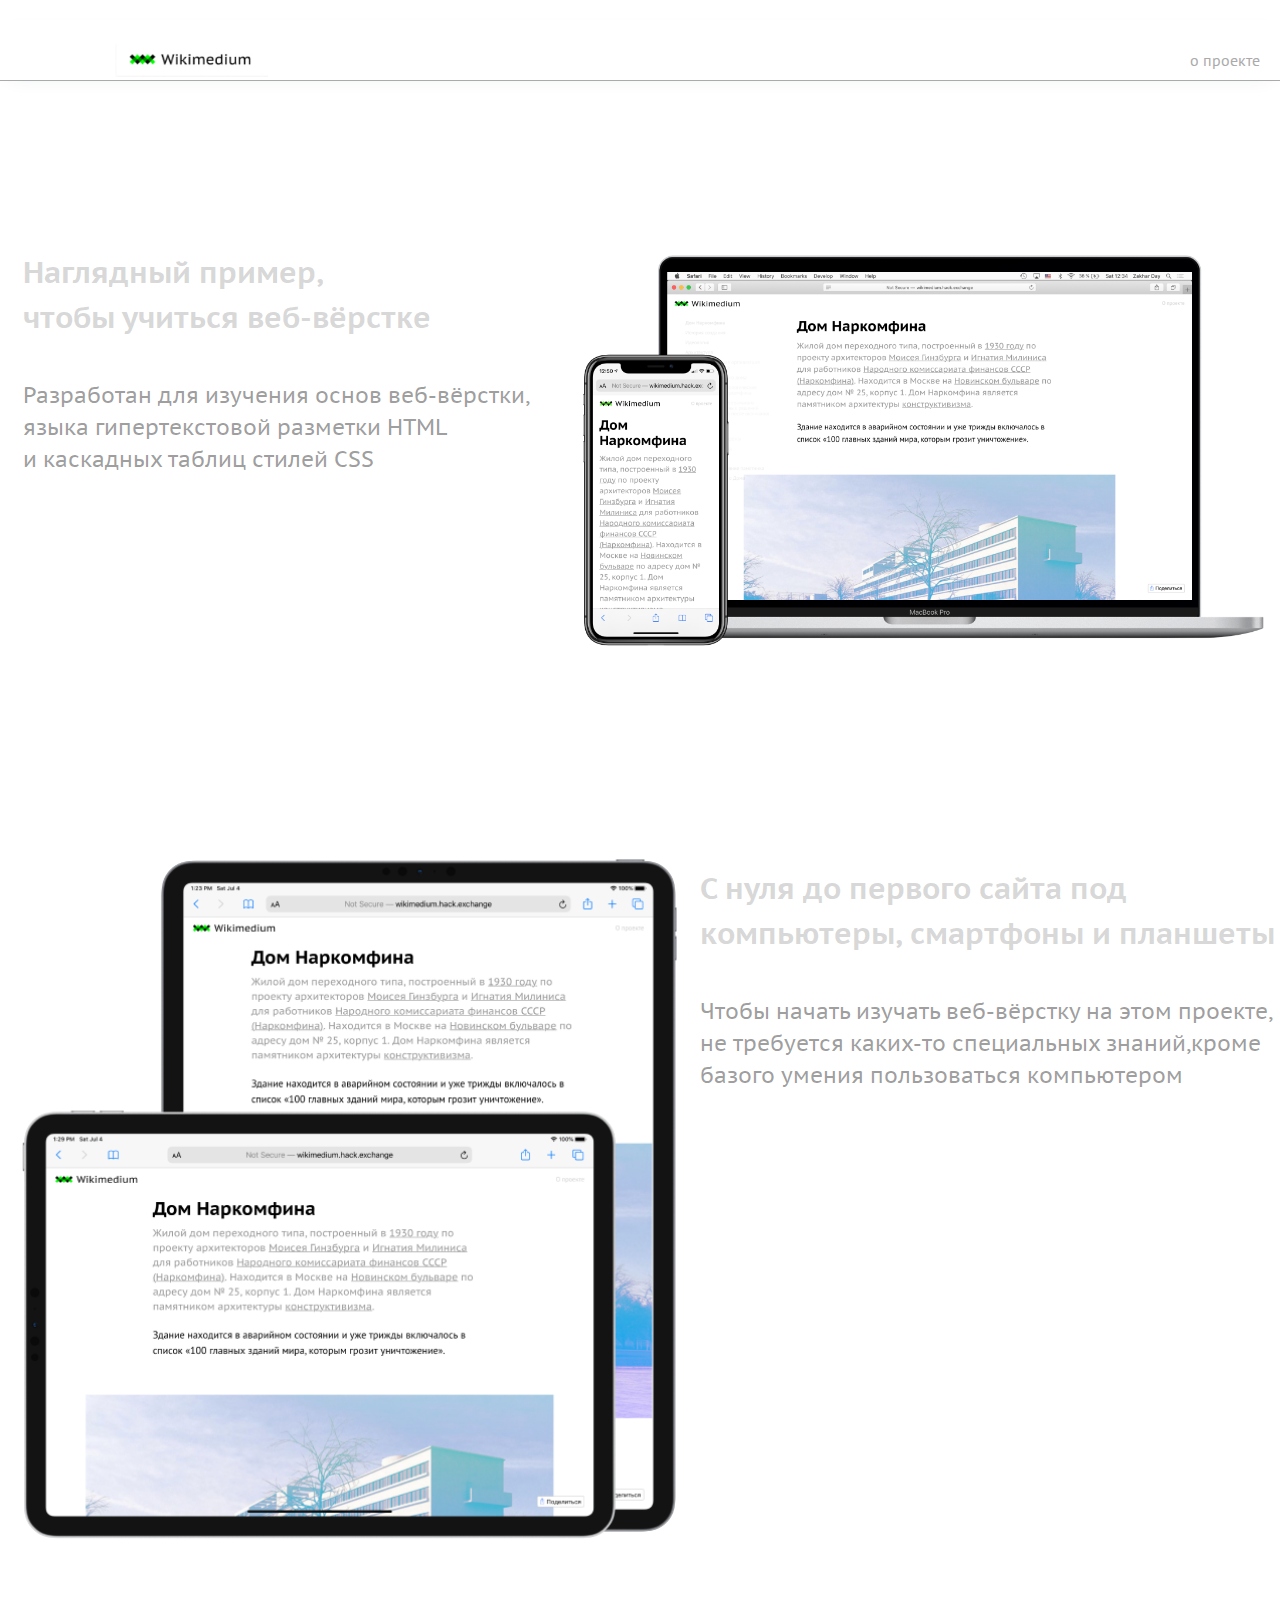
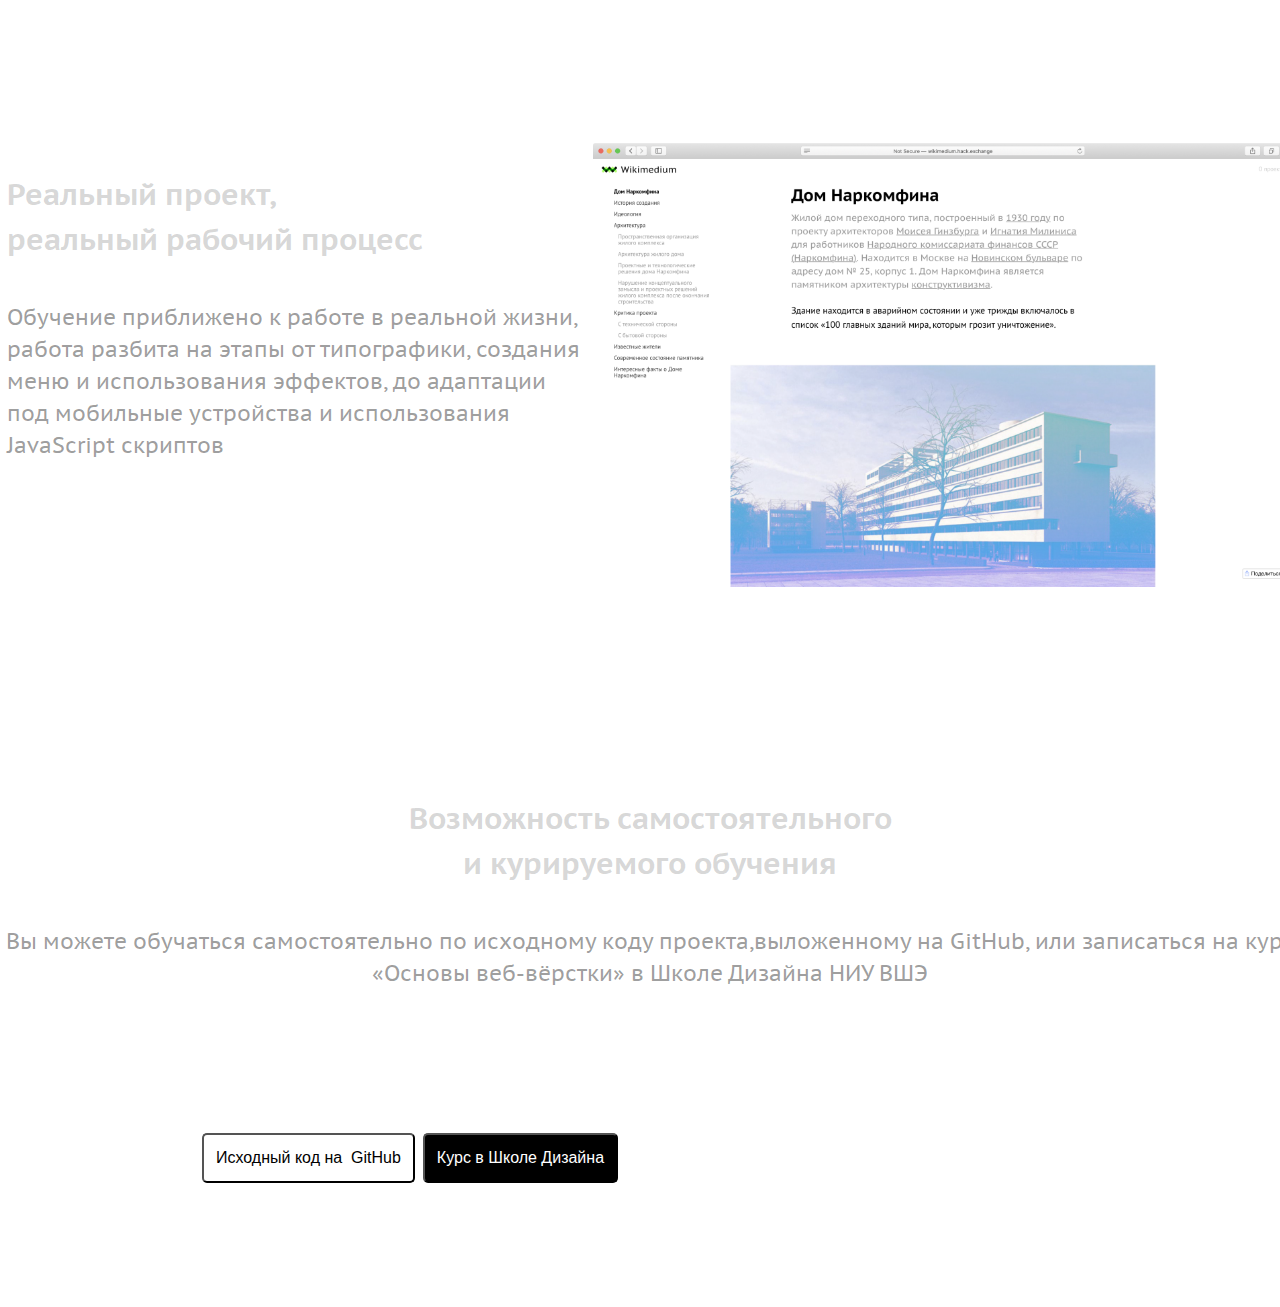
<file: about.html>
<!DOCTYPE html>
<html lang="ru" dir="ltr">
<head>
<meta charset="utf-8">
<link href="./stylesheets/style.css" rel="stylesheet" type="text/css"/>
<title></title>
</head>
<body>

<div class="menubar">
<a class="logo" href="#">  <img src="img/123.png" alt="">
</a>
<a class="logotipe" href="#"> о проекте </a>
</div>

<div class="sectionmain">
<section class="aboutadaptive">
<div class="">
<h1>Наглядный пример,<br>
чтобы учиться веб-вёрстке<br>
</h1>
<p>Разработан для изучения основ веб-вёрстки,<br>
языка гипертекстовой разметки HTML<br>
и каскадных таблиц стилей CSS
</p>
</div>
<div class="">
<img src="img/about1.png" alt="">
</div>
</section>

<section class="aboutadaptive">
<div class="">
<img src="img/about2.png" alt="">
</div>
<div class="">
<h1>С нуля до первого сайта
под компьютеры, смартфоны и планшеты
</h1>
<p>
Чтобы начать изучать веб-вёрстку на этом проекте, <br>
не требуется каких-то специальных знаний,кроме <br>
базого умения пользоваться компьютером
</p>
</div>

</section>

<section class="aboutadaptive">
<div class="">
<h1>Реальный проект,<br> реальный рабочий процесс
</h1>
<p>
Обучение приближено к работе в реальной жизни, <br>
работа разбита на этапы от типографики, создания <br>
меню и использования эффектов, до адаптации <br>
под мобильные устройства и использования <br>
JavaScript скриптов
</p>
</div>
<div class="">
<img src="img/about3.png" alt="">
</div>

</section>

<section class="aboutadaptive">
<div class="divclass4">
<h1 align="center">Возможность самостоятельного <br>и курируемого обучения </h1>
<p align="center">
Вы можете обучаться самостоятельно
по исходному коду проекта,выложенному на GitHub,
или записаться на курс «Основы веб-вёрстки» в Школе Дизайна НИУ ВШЭ</p>
</div>
</section>
<div class="divbutton">
<button  class="button" type="button" name="button"> <a class="button" href="https://github.com/nonitut/MAIN-VERS" target="_blank">Исходный код на  GitHub </a></button>
<button  class="button2"type="button" name="button"> <a  class="button2" href="https://design.hse.ru/ba/programming" target="_blank"> Курс в Школе Дизайна </a></button>

</div>
</div>
</body>
</html>
</file>
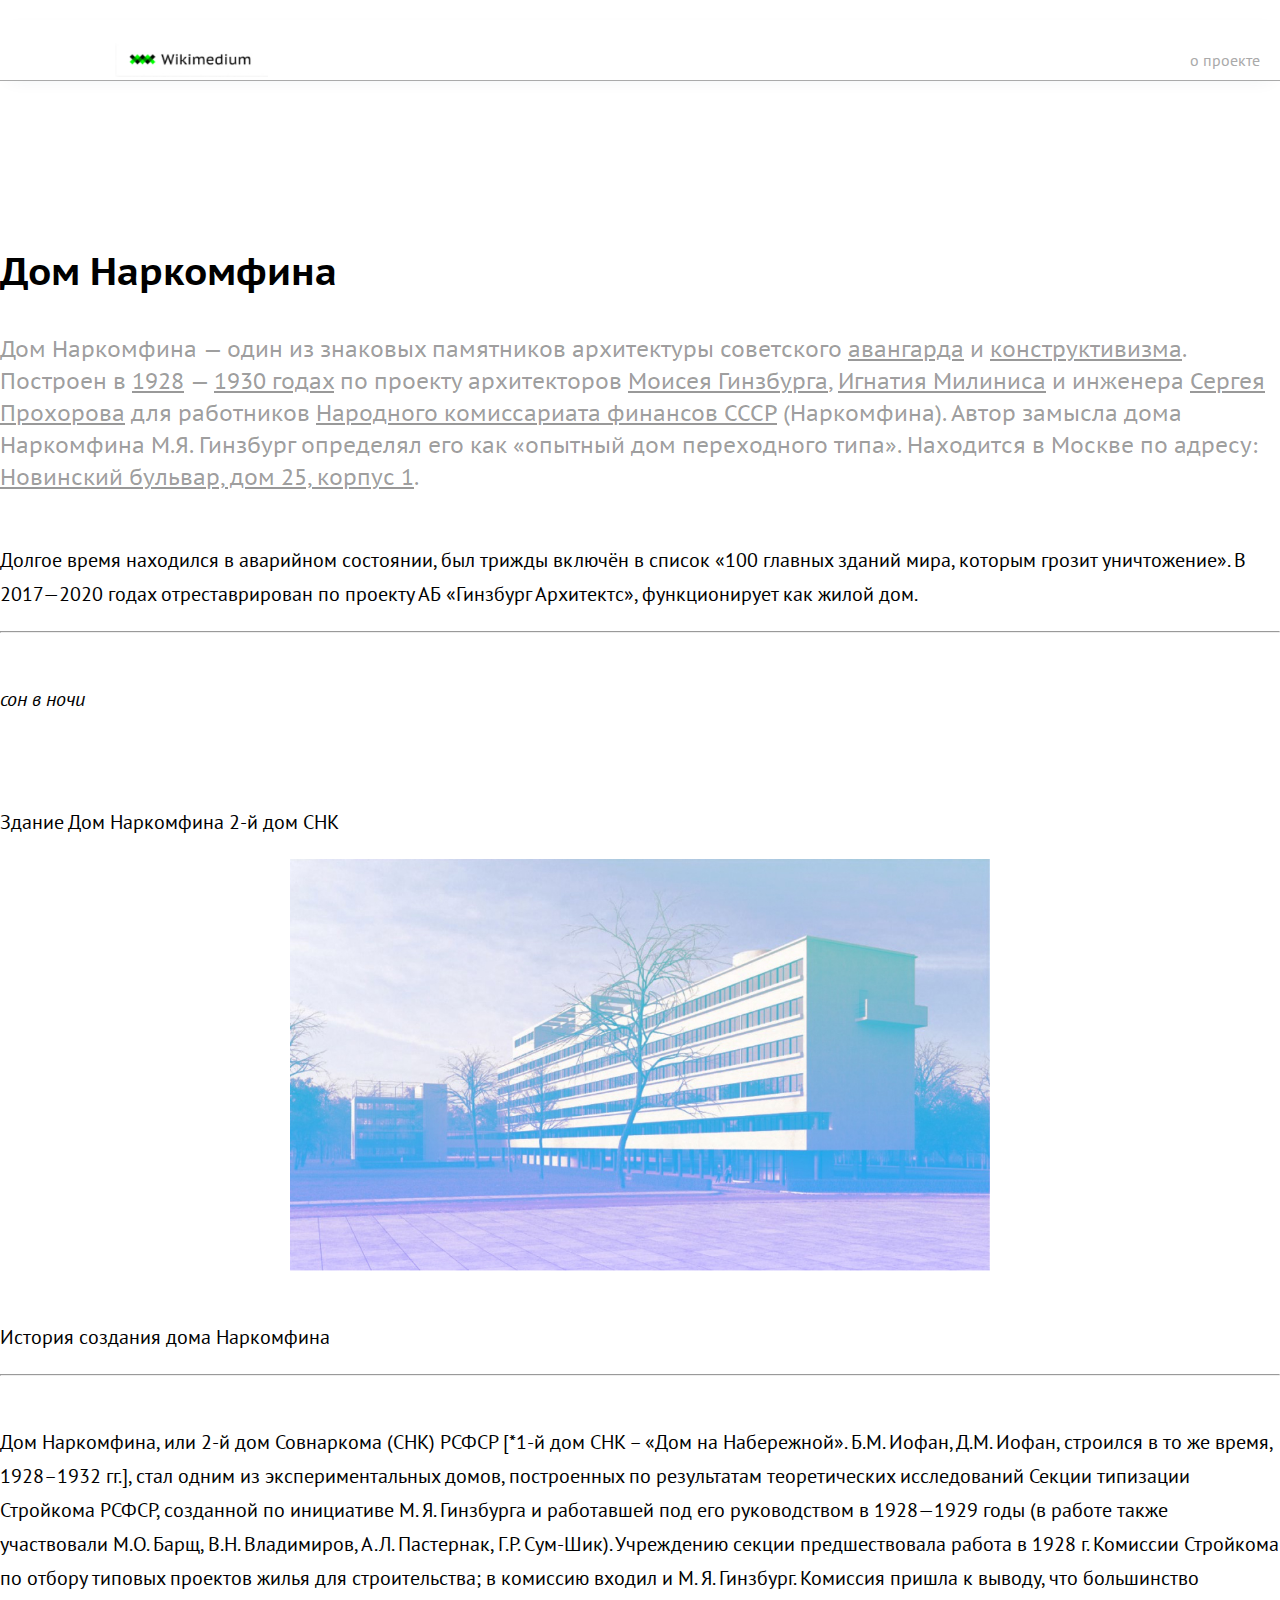
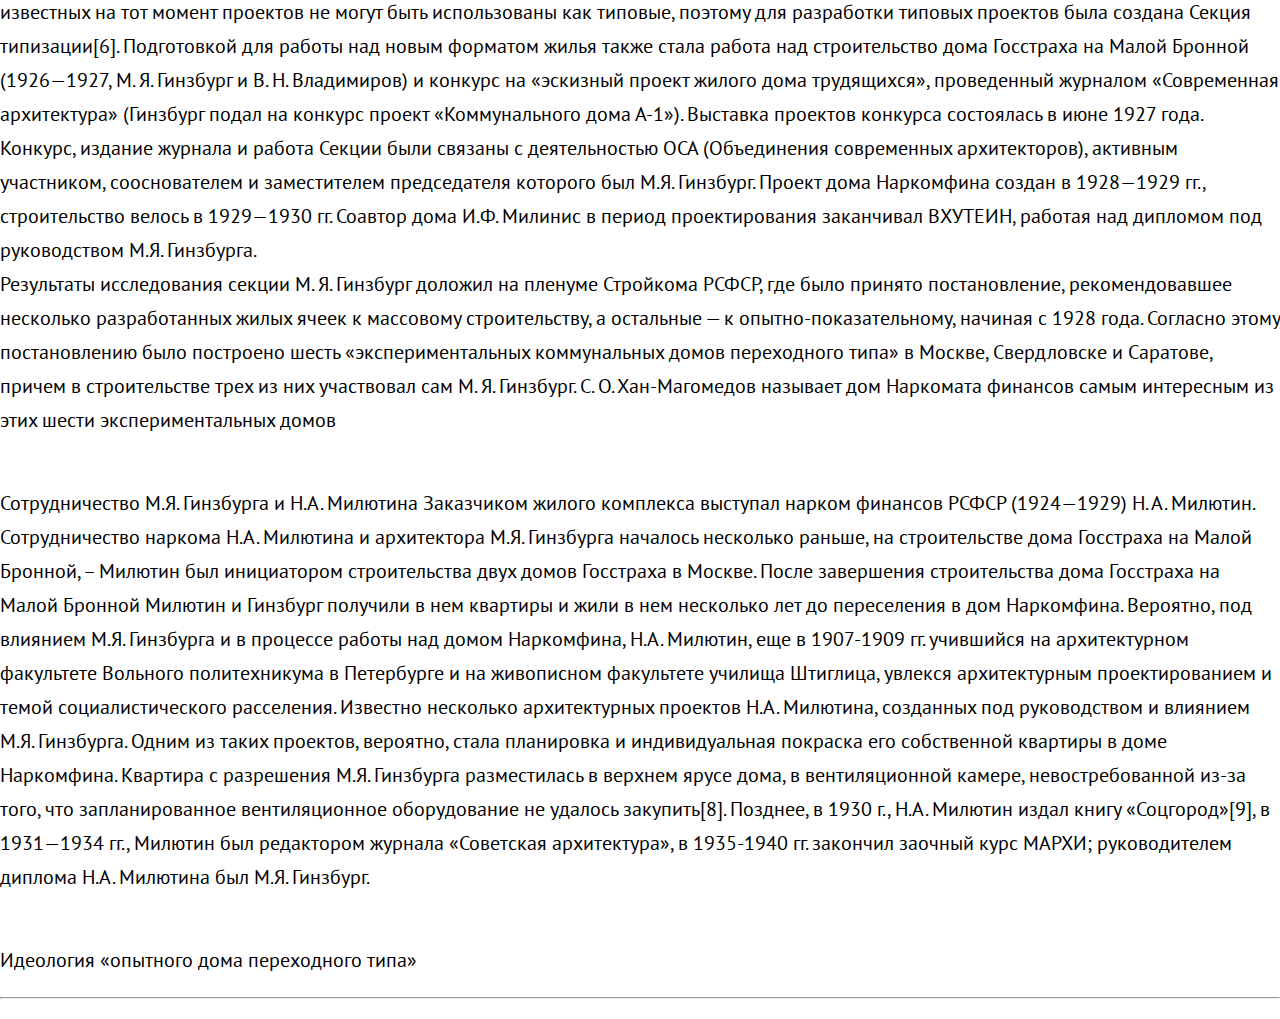
<file: narkonfin.html>
<!DOCTYPE html>
<html lang="ru" dir="ltr">
  <head>
    <meta charset="utf-8">
    <meta name="viewport" content="width=device-width">
    <title>Дом Наркомфина</title>
    <link href="./stylesheets/style.css" rel="stylesheet" type="text/css"/>
    <!--<link rel="stylesheets" href="reset.css">-->
    <script src="javascripts/jquery-3.6.0.js" charset="utf-8"></script>
    <script src="javascripts/sidebar.js" charset="utf-8"></script>

    <link rel="icon" href="img/favicon.ico" type="favicon/x-icon">
    <link rel="icon" href="/img/favicon.ico" type="favicon/vnd.microsoft.icon">
    <link rel="icon" href="img/favicon.png" type="favicon/png">
    <link rel="icon" href="img/favicon.png" type="favicon/gif">
    <link rel="icon" href="img/favicon.ico">
    <link rel="shortcut icon" href="img/favicon.png" redactor-autoparser-object" src="https://sitename.ru/favicon.png"" type="image/x-icon">
    <link rel="icon" href="img/favicon.ico" type="image/x-icon">
  </head>
  <body>
    <div class="menubar">
    <a class="logo" href="index.html">  <img src="img/123.png" alt="">
    </a>
    <a class="logotipe" href="about.html"> о проекте </a>
    </div>

    <div>
    <div>
    <h1 class="p">Дом Наркомфина</h1>
    <p class="p"><b> Дом Наркомфина </b> — один из знаковых памятников архитектуры советского <a href="https://ru.wikipedia.org/wiki/Авангард_(искусство)" target="new">авангарда</a> и <a href="https://ru.wikipedia.org/wiki/Конструктивизм_(искусство)" target="new">конструктивизма</a>. Построен в <a href="https://ru.wikipedia.org/wiki/1928_год" target="new">1928</a> — <a href="https://ru.wikipedia.org/wiki/1930_год" target="new">1930 годах</a> по проекту архитекторов
    <a href="https://ru.wikipedia.org/wiki/Гинзбург,_Моисей_Яковлевич" target="new">
    Моисея Гинзбурга</a>, <a href="https://ru.wikipedia.org/wiki/Милинис,_Игнатий_Францевич" target="new">Игнатия Милиниса</a> и инженера <a href="https://ru.wikipedia.org/wiki/Сергей_Львович_Прохоров" target="new">Сергея Прохорова</a> для работников <a href="https://ru.wikipedia.org/wiki/Народный_комиссариат_финансов_СССР" target="new">Народного комиссариата финансов СССР</a> (Наркомфина). Автор замысла дома Наркомфина М.Я. Гинзбург определял его как «опытный дом переходного типа». Находится в Москве по адресу: <a href="https://ru.wikipedia.org/wiki/Новинский_бульвар" target="new">Новинский бульвар, дом 25, корпус 1</a>.</p>
    <p class="p">Долгое время находился в аварийном состоянии, был трижды включён в список «100 главных зданий мира, которым грозит уничтожение». В 2017—2020 годах отреставрирован по проекту АБ «Гинзбург Архитектс», функционирует как жилой дом.</p>
    <hr>
<blockquote> сон в ночи </blockquote>
<div class="img1">
  <p class="p">Здание
Дом Наркомфина
2-й дом СНК</p>
<img class="imgfirst"src="./img/narkomfin 1.jpg" </img>

</div>


    <p class="p" id="s1"><strong>История создания дома Наркомфина</strong>
    <hr>
<p>Дом Наркомфина, или 2-й дом Совнаркома (СНК) РСФСР [*1-й дом СНК – «Дом на Набережной». Б.М. Иофан, Д.М. Иофан, строился в то же время, 1928–1932 гг.], стал одним из экспериментальных домов, построенных по результатам теоретических исследований Секции типизации Стройкома РСФСР, созданной по инициативе <a href="" target="new"></a>М. Я. Гинзбурга и работавшей под его руководством в 1928—1929 годы (в работе также участвовали М.О. Барщ, В.Н. Владимиров, А.Л. Пастернак, Г.Р. Сум-Шик). Учреждению секции предшествовала работа в 1928 г. Комиссии Стройкома по отбору типовых проектов жилья для строительства; в комиссию входил и <a href="" target="new"></a>М. Я. Гинзбург. Комиссия пришла к выводу, что большинство известных на тот момент проектов не могут быть использованы как типовые, поэтому для разработки типовых проектов была создана Секция типизации[6]. Подготовкой для работы над новым форматом жилья также стала работа над строительство дома Госстраха на Малой Бронной (1926—1927, М. Я. Гинзбург и В. Н. Владимиров) и конкурс на «эскизный проект жилого дома трудящихся», проведенный журналом «Современная архитектура» (Гинзбург подал на конкурс проект «Коммунального дома А-1»). Выставка проектов конкурса состоялась в июне 1927 года. Конкурс, издание журнала и работа Секции были связаны с деятельностью ОСА (Объединения современных архитекторов), активным участником, сооснователем и заместителем председателя которого был М.Я. Гинзбург. Проект дома Наркомфина создан в 1928—1929 гг., строительство велось в 1929—1930 гг. Соавтор дома И.Ф. Милинис в период проектирования заканчивал ВХУТЕИН, работая над дипломом под руководством М.Я. Гинзбурга.<br>

Результаты исследования секции М. Я. Гинзбург доложил на пленуме Стройкома РСФСР, где было принято постановление, рекомендовавшее несколько разработанных жилых ячеек к массовому строительству, а остальные — к опытно-показательному, начиная с 1928 года. Согласно этому постановлению было построено шесть «экспериментальных коммунальных домов переходного типа» в Москве, Свердловске и Саратове, причем в строительстве трех из них участвовал сам М. Я. Гинзбург. С. О. Хан-Магомедов называет дом Наркомата финансов самым интересным из этих шести экспериментальных домов</p>

    <p class="p" id="sp1"><strong> Сотрудничество М.Я. Гинзбурга и Н.А. Милютина </strong>
Заказчиком жилого комплекса выступал нарком финансов РСФСР (1924—1929) Н. А. Милютин. Сотрудничество наркома Н.А. Милютина и архитектора М.Я. Гинзбурга началось несколько раньше, на строительстве дома Госстраха на Малой Бронной, – Милютин был инициатором строительства двух домов Госстраха в Москве. После завершения строительства дома Госстраха на Малой Бронной Милютин и Гинзбург получили в нем квартиры и жили в нем несколько лет до переселения в дом Наркомфина. Вероятно, под влиянием М.Я. Гинзбурга и в процессе работы над домом Наркомфина, Н.А. Милютин, еще в 1907-1909 гг. учившийся на архитектурном факультете Вольного политехникума в Петербурге и на живописном факультете училища Штиглица, увлекся архитектурным проектированием и темой социалистического расселения. Известно несколько архитектурных проектов Н.А. Милютина, созданных под руководством и влиянием М.Я. Гинзбурга. Одним из таких проектов, вероятно, стала планировка и индивидуальная покраска его собственной квартиры в доме Наркомфина. Квартира с разрешения М.Я. Гинзбурга разместилась в верхнем ярусе дома, в вентиляционной камере, невостребованной из-за того, что запланированное вентиляционное оборудование не удалось закупить[8]. Позднее, в 1930 г., Н.А. Милютин издал книгу «Соцгород»[9], в 1931—1934 гг., Милютин был редактором журнала «Советская архитектура», в 1935-1940 гг. закончил заочный курс МАРХИ; руководителем диплома Н.А. Милютина был М.Я. Гинзбург.</p>

<p class="p" id="s2"> Идеология «опытного дома переходного типа» </p>
<hr>

</div>
</div>
<nav class="sidebar">
<ul class="table">
  <p> Содержание </p>
  <li><a href="#s1">1 История создания дома Наркомфина</a></li>
  <ul><li><a href="#sp1"> 1.1	Сотрудничество М.Я. Гинзбурга и Н.А. Милютина</a></li></ul>
  <li><a href="#s2">2	Идеология «опытного дома переходного типа»</a></li>
  <li><a href="#s3">3	Участок</a></li>
  <li><a href="#s4">4	Состав жилого комплекса</a></li>
  <li><a href="#s5">5	Архитектура</a></li>
  <ul><li><a href="#sp51">5.1	Пространственная организация комплекса</a></li>
  <li><a href="#sp52">5.2	Дом Наркомфина и 5 принципов Ле Корбюзье</a></li>
  <ul><li><a href="#sp521">5.2.1	Парк и открытый первый этаж</a></li>
  <li><a href="#sp522">5.2.2	Внутренняя структура</a></li>
  <li><a href="#sp523">5.2.3	Типы ячеек-квартир и их распределение</a></li>
  <li><a href="#sp524">5.2.4	Архитектура коммунального корпуса</a></li>
  <li><a href="#sp525">5.2.5	Фасады</a></li></ul>
  <li><a href="#sp53">5.3	Конструкции и материалы</a></li>
  <ul><li><a href="#sp531">5.3.1	Железобетонный каркас</a></li>
  <li><a href="#sp532">5.3.2	Блоки Прохорова</a></li>
  <li><a href="#sp533">5.3.3	Другие экспериментальные материалы</a></li></ul>
  <li><a href="#sp54">5.4	Интерьеры</a></li>
  <ul><li><a href="#sp541">5.4.1	Освещение</a></li>
  <li><a href="#sp542">5.4.2	Сдвижные окна</a></li>
  <li><a href="#sp543">5.4.3	Цвет</a></li></ul></ul>
  <li><a href="#s6">6	Критика проекта</a></li>
  <ul><li><a href="#sp61">6.1	С технической стороны</a></li>
  <li><a href="#sp62">6.2	С бытовой стороны</a></li></ul>
  <li><a href="#s7">7	История эксплуатации и проект реставрации</a></li>
  <ul><li><a href="#sp71">7.1	Развитие городского окружения</a></li>
  <li><a href="#sp72">7.2	Перестройки</a></li>
  <li><a href="#sp73">7.3	Причины ветхости дома</a></li>
  <li><a href="#sp74">7.4	Новейшая история дома и реставрация</a></li></ul>
  <li><a href="#s8">8	Значение проекта в исторической перспективе</a></li>
  <li><a href="#s9">9	Реальная жизнь в доме Наркомфина</a></li>
  <ul><li><a href="#sp91">9.1	Известные жители</a></li></ul>
  <li><a href="#s10">10	См. также</a></li>
  <li><a href="#s11">11	Примечания</a></li>
  <ul><li><a href="#sp111">11.1	Сноски</a></li>
  <li><a href="#sp112">11.2	Источники</a></li></ul>
  <li><a href="#s12">12	Литература</a></li>
  <li><a href="#s13">13	Ссылки</a></li>
</ul>
</nav>




  </body>
  </html>
</file>
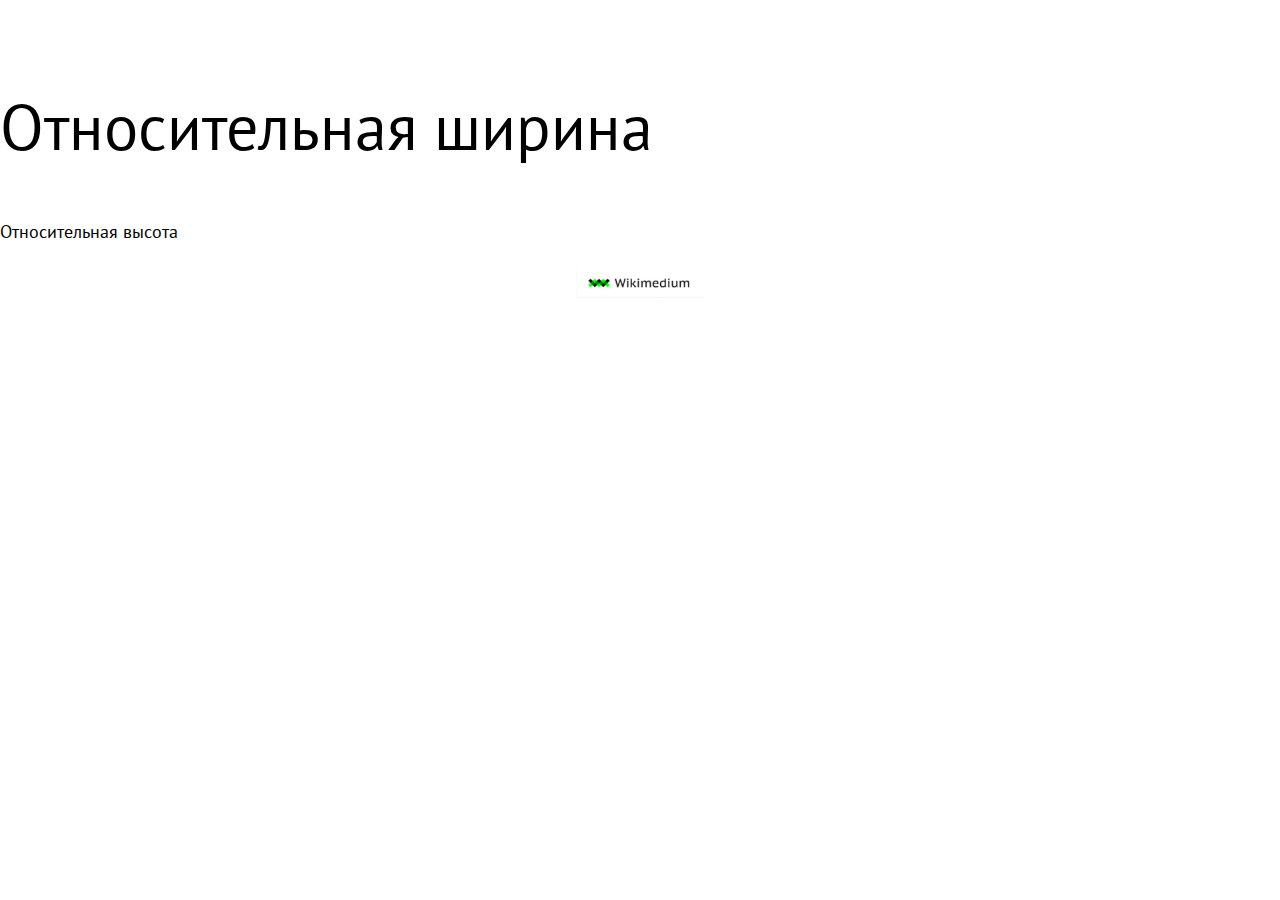
<file: test.html>
<!DOCTYPE html>
<html lang="ru">
<head>
    <meta charset="UTF-8">
    <meta name="viewport" content="width=device-width, initial-scale=1.0">
    <title>test adaptive & responsive</title>
    <link rel="stylesheet" href="./stylesheets/style.css">
    <link rel="shortcut icon" href="./img/narkomfin 1.jpg" type="image/x-icon">
</head>
<body>
    <div class="overflow">
    <p class="testvw">
        Относительная ширина
    </p>
    <p class="testvh">
        Относительная высота 
    </p>
    <img class="testimg" src="./img/123.png" alt="">
</div>
</body>
</html>
</file>
<file: stylesheets/style.css>
@import "reset.css";/* сбрoc настроек браузера */
@import url('https://fonts.googleapis.com/css?family=PT+Sans+Caption:400,700|PT+Sans:400,400i,700,700i&amp;subset=cyrillic');
@import "layout.css"; /* макет  */
@import "content.css"; /* контент / содержимое  */
@import "nav.css";/* панель - боковая / верхней  */
@import "responsive.css";/* адаптивность */
@import "index.css";
@import "adaptive.css";
</file>
